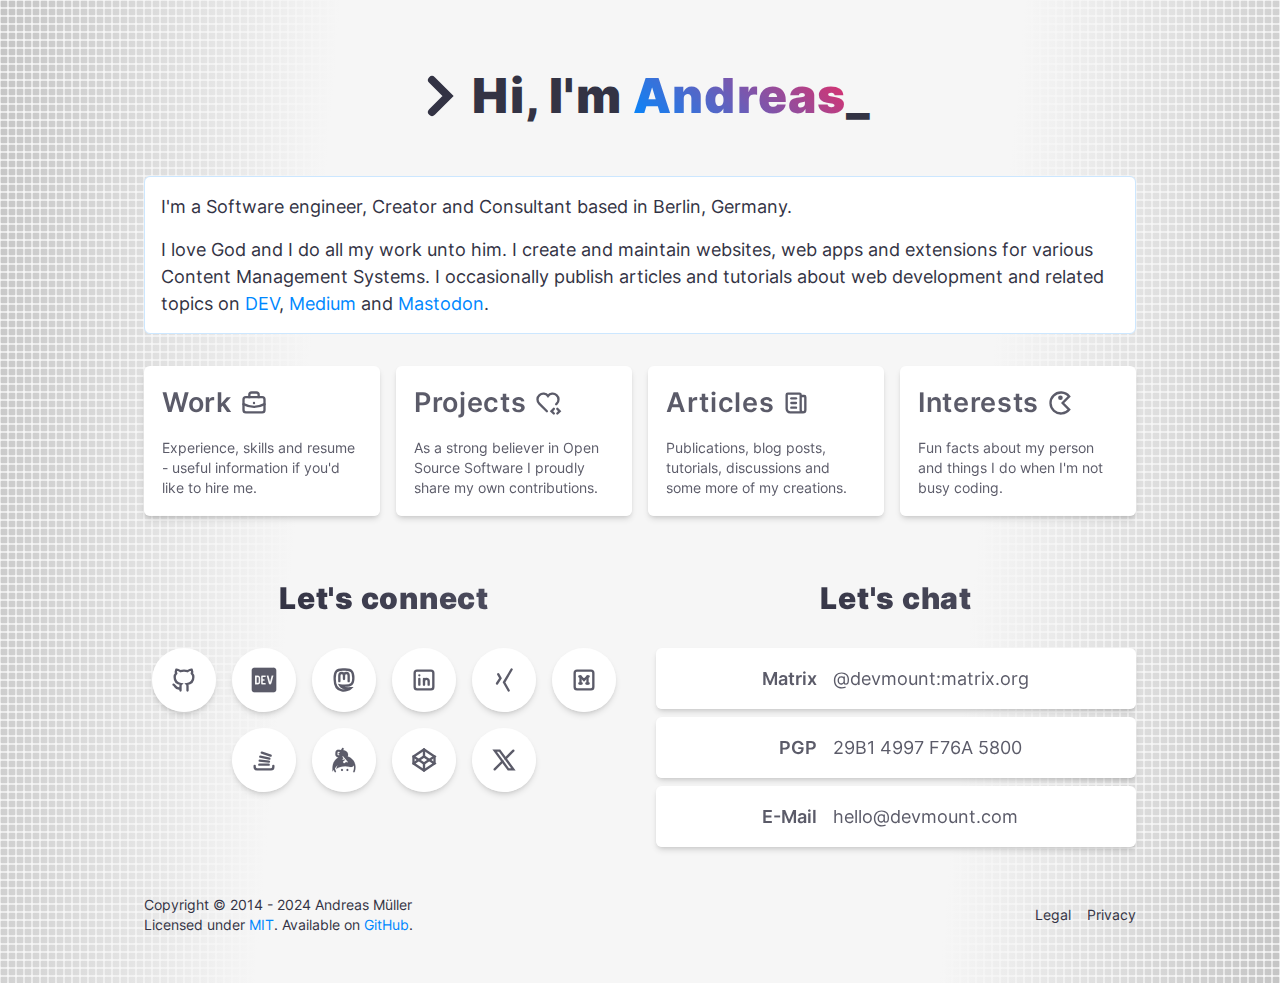
<file: index.html>
<!DOCTYPE html>
<html lang="en">
<head>
  <meta charset="UTF-8">
  <meta name="viewport" content="width=device-width, initial-scale=1.0">
  <link rel="icon" type="image/icon" href="./favicon.ico" />
  <link rel="stylesheet" href="./style.css" />
  <meta name="generator" content="Andreas Müller" />
  <title>Andreas Müller - Developer. Creator. Consultant.</title>
</head>
<body>

  <header>
  </header>

  <main class="flex flex-col gap-8">

    <!-- short introduction -->
    <section>
      <div class="flex justify-center items-center my-12">
        <svg
          xmlns="http://www.w3.org/2000/svg"
          viewBox="0 0 24 24"
          class="stroke-current linecap-round stroke-3 fill-none size-16 shrink-0"
        >
          <path d="M9 6l6 6l-6 6" />
        </svg>
        <h1 class="font-black text-5xl">
          Hi, I'm
          <span class="whitespace-nowrap"><span class="text-featured">Andreas</span><span class="animate-blink">_</span></span>
        </h1>
      </div>
      <div class="content-box p-4">
        <p class="mb-4">
          I'm a Software engineer, Creator and Consultant based in Berlin, Germany.
        </p>
        <p>
          I love God and I do all my work unto him.
          I create and maintain websites, web apps and extensions for various Content Management Systems.
          I occasionally publish articles and tutorials about web development and related topics
          on <a href="https://dev.to/devmount" rel="noopener noreferrer" target="_blank" title="devmount on dev.to">DEV</a>,
          <a href="https://medium.com/@devmount" rel="noopener noreferrer" target="_blank" title="devmount on Medium">Medium</a>
          and <a href="https://mstdn.io/@devmount" rel="noopener noreferrer" target="_blank" title="devmount on Mastodon">Mastodon</a>.
        </p>
      </div>
    </section>

    <!-- navigation for three main content sections -->
    <nav>
      <ul role="list" class="grid grid-cols-2 lg:grid-cols-4 gap-4 p-0 m-0">
        <li class="nav-box bg-accent-gradient shadow">
          <label class="p-4">
            <input type="radio" name="nav" class="hidden" />
            <h2 class="flex items-center font-semibold gap-2 mb-4">
              Work
              <svg
                xmlns="http://www.w3.org/2000/svg"
                viewBox="0 0 24 24"
                class="stroke-current linecap-round stroke-2 fill-none size-7 shrink-0"
              >
                <path d="M3 7m0 2a2 2 0 0 1 2 -2h14a2 2 0 0 1 2 2v9a2 2 0 0 1 -2 2h-14a2 2 0 0 1 -2 -2z" />
                <path d="M8 7v-2a2 2 0 0 1 2 -2h4a2 2 0 0 1 2 2v2" />
                <path d="M12 12l0 .01" />
                <path d="M3 13a20 20 0 0 0 18 0" />
              </svg>
            </h2>
            <p class="text-sm">
              Experience, skills and resume - useful information if you'd like to hire me.
            </p>
          </label>
        </li>
        <li class="nav-box bg-accent-gradient shadow">
          <label class="p-4">
            <input type="radio" name="nav" class="hidden" />
            <h2 class="flex items-center font-semibold gap-2 mb-4">
              Projects
              <svg
                xmlns="http://www.w3.org/2000/svg"
                viewBox="0 0 24 24"
                class="stroke-current linecap-round stroke-2 fill-none size-7 shrink-0"
              >
                <path d="M19.5 12.572l-.536 .53m-7.91 5.96l-6.554 -6.489a5 5 0 1 1 7.5 -6.567a5 5 0 1 1 7.5 6.572" />
                <path d="M20 21l2 -2l-2 -2" />
                <path d="M17 17l-2 2l2 2" />
              </svg>
            </h2>
            <p class="text-sm">
              As a strong believer in Open Source Software I proudly share my own contributions.
            </p>
          </label>
        </li>
        <li class="nav-box bg-accent-gradient shadow">
          <label class="p-4">
            <input type="radio" name="nav" class="hidden" />
            <h2 class="flex items-center font-semibold gap-2 mb-4">
              Articles
              <svg
                xmlns="http://www.w3.org/2000/svg"
                viewBox="0 0 24 24"
                class="stroke-current linecap-round stroke-2 fill-none size-7 shrink-0"
              >
                <path d="M16 6h3a1 1 0 0 1 1 1v11a2 2 0 0 1 -4 0v-13a1 1 0 0 0 -1 -1h-10a1 1 0 0 0 -1 1v12a3 3 0 0 0 3 3h11" />
                <path d="M8 8l4 0" />
                <path d="M8 12l4 0" />
                <path d="M8 16l4 0" />
              </svg>
            </h2>
            <p class="text-sm">
              Publications, blog posts, tutorials, discussions and some more of my creations.
            </p>
          </label>
        </li>
        <li class="nav-box bg-accent-gradient shadow">
          <label class="p-4">
            <input type="radio" name="nav" class="hidden" />
            <h2 class="flex items-center font-semibold gap-2 mb-4">
              Interests
              <svg
                xmlns="http://www.w3.org/2000/svg"
                viewBox="0 0 24 24"
                class="stroke-current linecap-round stroke-2 fill-none size-7 shrink-0"
              >
                <path d="M5.636 5.636a9 9 0 0 1 13.397 .747l-5.619 5.617l5.619 5.617a9 9 0 1 1 -13.397 -11.981z" />
                <circle cx="11.5" cy="7.5" r="1" fill="#000000" />
              </svg>
            </h2>
            <p class="text-sm">
              Fun facts about my person and things I do when I'm not busy coding. 
            </p>
          </label>
        </li>
      </ul>
    </nav>

    <!-- three main content sections, visible if activated via nav -->
    <section>

      <!-- work -->
      <div class="nav-content">
        <h3 class="font-black text-3xl text-center mb-8 text-emphasized">
          Work &amp; Professional Experience
        </h3>

        <!-- resume and cv -->
        <div class="content-box p-6 mb-4">
          <h4 class="mb-2 font-black">Resume</h4>
          <p class="mb-8">
            Senior Full-Stack Web-Developer with over 12 years of professional experience in software development.
            Specialized in web technologies. Experienced in software and database architecture, data analysis and natural language processing.
            Integrating into teams of any size and teaching the usage of software to non-experts.
          </p>
          <div class="flex flex-col gap-6">

            <div class="relative flex items-start gap-4 before:vertical-line before:bg-accent-gradient-vertical-reverse">
              <div class="flex rounded-full mt-1 p-4 border-2 border-solid border-accent1 z-1">
                <svg
                  role="img"
                  xmlns="http://www.w3.org/2000/svg"
                  viewBox="0 0 24 24"
                  class="stroke-accent1 linecap-round stroke-1.75 fill-none size-7 shrink-0"
                >
                  <path d="M3 7m0 2a2 2 0 0 1 2 -2h14a2 2 0 0 1 2 2v9a2 2 0 0 1 -2 2h-14a2 2 0 0 1 -2 -2z" />
                  <path d="M8 7v-2a2 2 0 0 1 2 -2h4a2 2 0 0 1 2 2v2" />
                  <path d="M12 12l0 .01" />
                  <path d="M3 13a20 20 0 0 0 18 0" />
                </svg>
              </div>
              <div>
                2014/2018&mdash;Now Freelancing as devmount
                <h5 class="font-black">Senior Software Engineer and Consultant</h5>
                During my studies I started freelancing as web engineer and consultant.
                After graduating in 2018 I made that a full-time job and worked
                for more than 20 different entrepreneurs, companies and corporations to date.
              </div>
            </div>

            <div class="relative flex items-start gap-4 before:vertical-line before:bg-accent-gradient-vertical">
              <div class="flex rounded-full mt-1 p-4 border-2 border-solid border-accent2 z-1">
                <svg
                  role="img"
                  xmlns="http://www.w3.org/2000/svg"
                  viewBox="0 0 24 24"
                  class="stroke-accent2 linecap-round stroke-1.75 fill-none size-7 shrink-0"
                >
                  <path stroke="none" d="M0 0h24v24H0z" fill="none"/>
                  <path d="M22 9l-10 -4l-10 4l10 4l10 -4v6" />
                  <path d="M6 10.6v5.4a6 3 0 0 0 12 0v-5.4" />
                </svg>
              </div>
              <div>
                2015&mdash;2018 Technische Universität Berlin
                <h5 class="font-black">Masters of Science, Computer Engineering</h5>
                Part-of-Speech Tagging with Neural Networks for a Conversational Agent.
                Two neural network approaches for automated part-of-speech tagging
                to improve the language skills of a chat bot.
              </div>
            </div>

            <div class="relative flex items-start gap-4 before:vertical-line before:bg-accent-gradient-vertical-reverse">
              <div class="flex rounded-full mt-1 p-4 border-2 border-solid border-accent1 z-1">
                <svg
                  role="img"
                  xmlns="http://www.w3.org/2000/svg"
                  viewBox="0 0 24 24"
                  class="stroke-accent1 linecap-round stroke-1.75 fill-none size-7 shrink-0"
                >
                  <path d="M3 7m0 2a2 2 0 0 1 2 -2h14a2 2 0 0 1 2 2v9a2 2 0 0 1 -2 2h-14a2 2 0 0 1 -2 -2z" />
                  <path d="M8 7v-2a2 2 0 0 1 2 -2h4a2 2 0 0 1 2 2v2" />
                  <path d="M12 12l0 .01" />
                  <path d="M3 13a20 20 0 0 0 18 0" />
                </svg>
              </div>
              <div>
                2012&mdash;2018 Employed at innoCampus
                <h5 class="font-black">System Administrator and Web Developer</h5>
                In a small team of developers I worked for the press department of the Technische Universität Berlin
                as system administrator, web developer and technical consultant next to my studies.
              </div>
            </div>

            <div class="relative flex items-start gap-4 before:vertical-line before:bg-accent-gradient-vertical">
              <div class="flex rounded-full mt-1 p-4 border-2 border-solid border-accent2 z-1">
                <svg
                  role="img"
                  xmlns="http://www.w3.org/2000/svg"
                  viewBox="0 0 24 24"
                  class="stroke-accent2 linecap-round stroke-1.75 fill-none size-7 shrink-0"
                >
                  <path stroke="none" d="M0 0h24v24H0z" fill="none"/>
                  <path d="M22 9l-10 -4l-10 4l10 4l10 -4v6" />
                  <path d="M6 10.6v5.4a6 3 0 0 0 12 0v-5.4" />
                </svg>
              </div>
              <div>
                2010&mdash;2015 Technische Universität Berlin
                <h5 class="font-black">Bachelor of Science, Computer Engineering</h5>
                Analysis of German word embeddings. Creation of natural language models using neural networks
                based on German text corpora, giving proof that semantic arithmetic is possible in German language.
              </div>
            </div>

            <div class="relative flex items-start gap-4 before:vertical-line before:bg-accent1-gradient-vertical before:h-1/2">
              <div class="flex rounded-full mt-1 p-4 border-2 border-solid border-accent1 z-1">
                <svg
                  role="img"
                  xmlns="http://www.w3.org/2000/svg"
                  viewBox="0 0 24 24"
                  class="stroke-accent1 linecap-round stroke-1.75 fill-none size-7 shrink-0"
                >
                  <path d="M3 7m0 2a2 2 0 0 1 2 -2h14a2 2 0 0 1 2 2v9a2 2 0 0 1 -2 2h-14a2 2 0 0 1 -2 -2z" />
                  <path d="M8 7v-2a2 2 0 0 1 2 -2h4a2 2 0 0 1 2 2v2" />
                  <path d="M12 12l0 .01" />
                  <path d="M3 13a20 20 0 0 0 18 0" />
                </svg>
              </div>
              <div>
                2009&mdash;2010 Employed at GJW Berlin Brandenburg
                <h5 class="font-black">Web Developer, Graphic Designer, Team leader</h5>
                Alternative Service. I worked for a baptist church in Berlin Prenzlauer Berg.
                I created and maintained multiple websites, created flyer and poster designs for events
                and founded and lead a soft rock band.
              </div>
            </div>
          </div>

        </div>

        <!-- jobs and professional projects -->
        <div class="content-box p-6 mb-4">
          <h4 class="mb-2 font-black">Working Experience</h4>
          <p class="mb-8">
            Here is a collection of my professional projects, along with the tech and tools I used.
            I strongly believe that there is no such thing like "the best tech-stack forever",
            so I usually adapt to the job and team requirements and constantly learn new things.
          </p>
          <div class="flex flex-col gap-6">

            <div class="relative flex items-start gap-4 before:vertical-line before:bg-accent1">
              <div class="flex rounded-full mt-1 p-4 border-2 border-solid border-accent1 z-1">
                <svg
                  role="img"
                  xmlns="http://www.w3.org/2000/svg"
                  viewBox="0 0 24 24"
                  class="stroke-accent1 linecap-round stroke-1.75 fill-none size-7 shrink-0"
                >
                  <path d="M3 4m0 3a3 3 0 0 1 3 -3h12a3 3 0 0 1 3 3v2a3 3 0 0 1 -3 3h-12a3 3 0 0 1 -3 -3z" />
                  <path d="M12 20h-6a3 3 0 0 1 -3 -3v-2a3 3 0 0 1 3 -3h10.5" />
                  <path d="M18 18m-2 0a2 2 0 1 0 4 0a2 2 0 1 0 -4 0" />
                  <path d="M18 14.5v1.5" />
                  <path d="M18 20v1.5" />
                  <path d="M21.032 16.25l-1.299 .75" />
                  <path d="M16.27 19l-1.3 .75" />
                  <path d="M14.97 16.25l1.3 .75" />
                  <path d="M19.733 19l1.3 .75" />
                  <path d="M7 8v.01" />
                  <path d="M7 16v.01" />
                </svg>
              </div>
              <div>
                2021 Apache, PHP, MySQL, Wordpress
                <h5 class="font-black">Server relocation for a healthcare association</h5>
                Moved a webserver with more than 10k impressions per day without downtime.
                Improved lighthouse performance score from 24% to 96%.
                Developed an authentication system for physicians.
              </div>
            </div>

            <div class="relative flex items-start gap-4 before:vertical-line before:bg-accent1">
              <div class="flex rounded-full mt-1 p-4 border-2 border-solid border-accent1 z-1">
                <svg
                  role="img"
                  xmlns="http://www.w3.org/2000/svg"
                  viewBox="0 0 24 24"
                  class="stroke-accent1 linecap-round stroke-1.75 fill-none size-7 shrink-0"
                >
                  <path d="M4 6c0 1.657 3.582 3 8 3s8 -1.343 8 -3s-3.582 -3 -8 -3s-8 1.343 -8 3" />
                  <path d="M4 6v6c0 1.657 3.582 3 8 3c1.118 0 2.183 -.086 3.15 -.241" />
                  <path d="M20 12v-6" />
                  <path d="M4 12v6c0 1.657 3.582 3 8 3c.157 0 .312 -.002 .466 -.005" />
                  <path d="M16 19h6" />
                  <path d="M19 16l3 3l-3 3" />
                </svg>
              </div>
              <div>
                2020 Apache, PHP, MySQL, Typo3, REST API
                <h5 class="font-black">Software development for municipal science event</h5>
                Maintained a custom Typo3 CMS extension.
                Built a REST API client for a centralized external database.
              </div>
            </div>

            <div class="relative flex items-start gap-4 before:vertical-line before:bg-accent1">
              <div class="flex rounded-full mt-1 p-4 border-2 border-solid border-accent1 z-1">
                <svg
                  role="img"
                  xmlns="http://www.w3.org/2000/svg"
                  viewBox="0 0 24 24"
                  class="stroke-accent1 linecap-round stroke-1.75 fill-none size-7 shrink-0"
                >
                  <path d="M5 21h14" />
                  <path d="M6 18h2" />
                  <path d="M7 18v3" />
                  <path d="M9 11l3 3l6 -6l-3 -3z" />
                  <path d="M10.5 12.5l-1.5 1.5" />
                  <path d="M17 3l3 3" />
                  <path d="M12 21a6 6 0 0 0 3.715 -10.712" />
                </svg>
              </div>
              <div>
                2020 Apache, PHP, MySQL, Typo3, REST API
                <h5 class="font-black">Disposition Software Testing for a railroad corporation</h5>
                Did technical process analysis, wrote 600+ bug reports and feature requests.
                Designed presentations and helped users as trainer.
                Created UI and technical end-to-end tests with 1,000+ test cases.
              </div>
            </div>

            <div class="relative flex items-start gap-4 before:vertical-line before:bg-accent1">
              <div class="flex rounded-full mt-1 p-4 border-2 border-solid border-accent1 z-1">
                <svg
                  role="img"
                  xmlns="http://www.w3.org/2000/svg"
                  viewBox="0 0 24 24"
                  class="stroke-accent1 linecap-round stroke-1.75 fill-none size-7 shrink-0"
                >
                  <path d="M11 19h-6a2 2 0 0 1 -2 -2v-10a2 2 0 0 1 2 -2h14a2 2 0 0 1 2 2v6" />
                  <path d="M3 7l9 6l9 -6" />
                  <path d="M20 21l2 -2l-2 -2" />
                  <path d="M17 17l-2 2l2 2" />
                </svg>
              </div>
              <div>
                2019 Apache, PHP, REST API
                <h5 class="font-black">University mail server connector to an external database</h5>
                Designed, built and tested a REST API for a university mail server to retrieve data from an external database.
                Facilitated coordination between different developer teams.
                Created unit and performance tests and reached 100% coverage.
              </div>
            </div>

            <div class="relative flex items-start gap-4 before:vertical-line before:bg-accent1">
              <div class="flex rounded-full mt-1 p-4 border-2 border-solid border-accent1 z-1">
                <svg
                  role="img"
                  xmlns="http://www.w3.org/2000/svg"
                  viewBox="0 0 24 24"
                  class="stroke-accent1 linecap-round stroke-1.75 fill-none size-7 shrink-0"
                >
                  <path d="M5 20a2 2 0 1 0 4 0a2 2 0 0 0 -4 0" />
                  <path d="M15 20a2 2 0 1 0 4 0a2 2 0 0 0 -4 0" />
                  <path d="M5 20h-2v-6l2 -5h9l4 5h1a2 2 0 0 1 2 2v4h-2m-4 0h-6m-6 -6h15m-6 0v-5" />
                  <path d="M3 6l9 -4l9 4" />
                </svg>
              </div>
              <div>
                2019 Apache, PHP, KirbyCMS, jQuery
                <h5 class="font-black">Car rental reservation system and fleet management</h5>
                Reduced cost by replacing a legacy system by a modern CMS to manage website content and car fleet reservations.
                Drastically increased privacy and security of user data by data reduction, utilization of encryption and GDPR compliant processes.
              </div>
            </div>

            <div class="relative flex items-start gap-4 before:vertical-line before:bg-accent1-gradient-vertical before:h-1/2">
              <div class="flex rounded-full mt-1 p-4 border-2 border-solid border-accent1 z-1">
                <svg
                  role="img"
                  xmlns="http://www.w3.org/2000/svg"
                  viewBox="0 0 24 24"
                  class="stroke-accent1 linecap-round stroke-1.75 fill-none size-7 shrink-0"
                >
                  <path d="M6 9a6 6 0 1 0 12 0a6 6 0 0 0 -12 0" />
                  <path d="M12 3c1.333 .333 2 2.333 2 6s-.667 5.667 -2 6" />
                  <path d="M12 3c-1.333 .333 -2 2.333 -2 6s.667 5.667 2 6" />
                  <path d="M6 9h12" />
                  <path d="M3 20h7" />
                  <path d="M14 20h7" />
                  <path d="M10 20a2 2 0 1 0 4 0a2 2 0 0 0 -4 0" />
                  <path d="M12 15v3" />
                </svg>
              </div>
              <div>
                2019 Windows Server, Windows 10 clients
                <h5 class="font-black">Network administration for a heating and plumbing company</h5>
                I updated, maintained and documented an existing network of Windows clients and servers.
                Improved company efficiency by replacing old hardware.
                Supported employees in software usage by individual training.
              </div>
            </div>

          </div>
        </div>
      </div>

      <!-- FOSS projects -->
      <div class="nav-content">
        <h3 class="font-black text-3xl text-center mb-8 text-emphasized">
          Open Source Maintenance
        </h3>

        <!-- repositories -->
        <div class="content-box p-6 mb-4">
          <h4 class="mb-2 font-black">Repositories</h4>
          <p class="mb-8">
            My first ever contribution to an Open Source project (a CMS I loved) was over 10 years ago on GitHub.
            Since then I pushed 8943 commits, opened 331 issues, submitted 379 and reviewed 422 pull requests.
            I received 845 stars across 26 personal projects and contributed to 4 public repositories.
          </p>

          <div class="flex flex-col gap-4">

            <div class="click-box bg-accent-gradient shadow">
              <a
                class="flex items-center gap-4 w-full !no-underline p-4"
                href="https://github.com/devmount/third-stats"
                target="_blank"
              >
                <div class="flex rounded-full mt-1 p-4 border-2 border-solid border-gray2 z-1">
                  <svg
                    role="img"
                    xmlns="http://www.w3.org/2000/svg"
                    viewBox="0 0 24 24"
                    class="stroke-gray2 linecap-round stroke-1.75 fill-none size-7 shrink-0"
                  >
                    <path d="M9 19c-4.3 1.4 -4.3 -2.5 -6 -3m12 5v-3.5c0 -1 .1 -1.4 -.5 -2c2.8 -.3 5.5 -1.4 5.5 -6a4.6 4.6 0 0 0 -1.3 -3.2a4.2 4.2 0 0 0 -.1 -3.2s-1.1 -.3 -3.5 1.3a12.3 12.3 0 0 0 -6.2 0c-2.4 -1.6 -3.5 -1.3 -3.5 -1.3a4.2 4.2 0 0 0 -.1 3.2a4.6 4.6 0 0 0 -1.3 3.2c0 4.6 2.7 5.7 5.5 6c-.6 .6 -.6 1.2 -.5 2v3.5" />
                  </svg>
                </div>
                <div>
                  188 stars, 4899 active users, 32 contributors
                  <h5 class="font-black">ThirdStats</h5>
                  <div class="text-sm">
                    Thunderbird add-on turning your emails into beautifully visualized email account stats.
                    Built with Vue.js and Chart.js
                  </div>
                </div>
              </a>
            </div>

            <div class="click-box bg-accent-gradient shadow">
              <a
                class="flex items-center gap-4 w-full !no-underline p-4"
                href="https://github.com/devmount/SongDrive"
                target="_blank"
              >
                <div class="flex rounded-full mt-1 p-4 border-2 border-solid border-gray2 z-1">
                  <svg
                    role="img"
                    xmlns="http://www.w3.org/2000/svg"
                    viewBox="0 0 24 24"
                    class="stroke-gray2 linecap-round stroke-1.75 fill-none size-7 shrink-0"
                  >
                    <path d="M9 19c-4.3 1.4 -4.3 -2.5 -6 -3m12 5v-3.5c0 -1 .1 -1.4 -.5 -2c2.8 -.3 5.5 -1.4 5.5 -6a4.6 4.6 0 0 0 -1.3 -3.2a4.2 4.2 0 0 0 -.1 -3.2s-1.1 -.3 -3.5 1.3a12.3 12.3 0 0 0 -6.2 0c-2.4 -1.6 -3.5 -1.3 -3.5 -1.3a4.2 4.2 0 0 0 -.1 3.2a4.6 4.6 0 0 0 -1.3 3.2c0 4.6 2.7 5.7 5.5 6c-.6 .6 -.6 1.2 -.5 2v3.5" />
                  </svg>
                </div>
                <div>
                  35 stars, 1787 commits
                  <h5 class="font-black">SongDrive</h5>
                  <div class="text-sm">
                    A song management tool to store, synchronize and present songs and setlists.
                    Built with Vue.js, Tailwind.css and Firebase. 
                  </div>
                </div>
              </a>
            </div>

            <div class="click-box bg-accent-gradient shadow">
              <a
                class="flex items-center gap-4 w-full !no-underline p-4"
                href="https://github.com/devmount/GermanWordEmbeddings"
                target="_blank"
              >
                <div class="flex rounded-full mt-1 p-4 border-2 border-solid border-gray2 z-1">
                  <svg
                    role="img"
                    xmlns="http://www.w3.org/2000/svg"
                    viewBox="0 0 24 24"
                    class="stroke-gray2 linecap-round stroke-1.75 fill-none size-7 shrink-0"
                  >
                    <path d="M9 19c-4.3 1.4 -4.3 -2.5 -6 -3m12 5v-3.5c0 -1 .1 -1.4 -.5 -2c2.8 -.3 5.5 -1.4 5.5 -6a4.6 4.6 0 0 0 -1.3 -3.2a4.2 4.2 0 0 0 -.1 -3.2s-1.1 -.3 -3.5 1.3a12.3 12.3 0 0 0 -6.2 0c-2.4 -1.6 -3.5 -1.3 -3.5 -1.3a4.2 4.2 0 0 0 -.1 3.2a4.6 4.6 0 0 0 -1.3 3.2c0 4.6 2.7 5.7 5.5 6c-.6 .6 -.6 1.2 -.5 2v3.5" />
                  </svg>
                </div>
                <div>
                  230 stars, 1k+ downloads/year
                  <h5 class="font-black">GermanWordEmbeddings</h5>
                  <div class="text-sm">
                    Toolkit to obtain and preprocess German text corpora, train models and evaluate them with generated testsets.
                    Built with Gensim and Tensorflow.
                  </div>
                </div>
              </a>
            </div>

            <p class="mt-4">
              Find all my public <a href="https://github.com/devmount" target="_blank">repositories on GitHub</a>.
            </p>
            
          </div>
        </div>

        <!-- wep apps -->
        <div class="content-box p-6 mb-4">
          <h4 class="mb-2 font-black">Web Apps</h4>
          <p class="mb-8">
            Some of my projects I host myself for you to checkout.
            You want to generate math tasks for the next test of your primary school class?
            You want to quit a bad habit? You just want to check the current daily bible verse?
            I got you covered.
          </p>

          <div class="flex flex-col gap-4">

            <div class="click-box bg-accent-gradient shadow">
              <a
                class="flex items-center gap-4 w-full !no-underline p-4"
                href="https://youcanqu.it"
                target="_blank"
              >
                <div class="flex rounded-full mt-1 p-4 border-2 border-solid border-gray2 z-1">
                  <svg
                    role="img"
                    xmlns="http://www.w3.org/2000/svg"
                    viewBox="0 0 24 24"
                    class="stroke-gray2 linecap-round stroke-1.75 fill-none size-7 shrink-0"
                  >
                    <path d="M12 6h-6a2 2 0 0 0 -2 2v10a2 2 0 0 0 2 2h10a2 2 0 0 0 2 -2v-6" />
                    <path d="M11 13l9 -9" />
                    <path d="M15 4h5v5" />
                  </svg>
                </div>
                <div>
                  <h5 class="flex flex-wrap gap-x-6">
                    <span class="font-black">You Can Quit!</span>
                    <span class="font-medium">//youcanqu.it</span>
                  </h5>
                  <div class="text-sm">
                    This is a little tool that aims to help you not doing something anymore on a daily basis.
                    If you have the goal of quitting a bad habit or quality, you can use this app to track your progress.
                  </div>
                </div>
              </a>
            </div>

            <div class="click-box bg-accent-gradient shadow">
              <a
                class="flex items-center gap-4 w-full !no-underline p-4"
                href="https://tasks.devmount.de"
                target="_blank"
              >
                <div class="flex rounded-full mt-1 p-4 border-2 border-solid border-gray2 z-1">
                  <svg
                    role="img"
                    xmlns="http://www.w3.org/2000/svg"
                    viewBox="0 0 24 24"
                    class="stroke-gray2 linecap-round stroke-1.75 fill-none size-7 shrink-0"
                  >
                    <path d="M12 6h-6a2 2 0 0 0 -2 2v10a2 2 0 0 0 2 2h10a2 2 0 0 0 2 -2v-6" />
                    <path d="M11 13l9 -9" />
                    <path d="M15 4h5v5" />
                  </svg>
                </div>
                <div>
                  <h5 class="flex flex-wrap gap-x-6">
                    <span class="font-black">Task Generator</span>
                    <span class="font-medium">//tasks.devmount.de</span>
                  </h5>
                  <div class="text-sm">
                    A web app to generate simple multiplication and division tasks.
                    German only for now.
                  </div>
                </div>
              </a>
            </div>

            <div class="click-box bg-accent-gradient shadow">
              <a
                class="flex items-center gap-4 w-full !no-underline p-4"
                href="https://grades.devmount.de"
                target="_blank"
              >
                <div class="flex rounded-full mt-1 p-4 border-2 border-solid border-gray2 z-1">
                  <svg
                    role="img"
                    xmlns="http://www.w3.org/2000/svg"
                    viewBox="0 0 24 24"
                    class="stroke-gray2 linecap-round stroke-1.75 fill-none size-7 shrink-0"
                  >
                    <path d="M12 6h-6a2 2 0 0 0 -2 2v10a2 2 0 0 0 2 2h10a2 2 0 0 0 2 -2v-6" />
                    <path d="M11 13l9 -9" />
                    <path d="M15 4h5v5" />
                  </svg>
                </div>
                <div>
                  <h5 class="flex flex-wrap gap-x-6">
                    <span class="font-black">Grades Calculator</span>
                    <span class="font-medium">//grades.devmount.de</span>
                  </h5>
                  <div class="text-sm">
                    A web app to calculate an achieved grade based on reached points and grade scales.
                    German only for now.
                  </div>
                </div>
              </a>
            </div>

            <div class="click-box bg-accent-gradient shadow">
              <a
                class="flex items-center gap-4 w-full !no-underline p-4"
                href="https://losung.devmount.de"
                target="_blank"
              >
                <div class="flex rounded-full mt-1 p-4 border-2 border-solid border-gray2 z-1">
                  <svg
                    role="img"
                    xmlns="http://www.w3.org/2000/svg"
                    viewBox="0 0 24 24"
                    class="stroke-gray2 linecap-round stroke-1.75 fill-none size-7 shrink-0"
                  >
                    <path d="M12 6h-6a2 2 0 0 0 -2 2v10a2 2 0 0 0 2 2h10a2 2 0 0 0 2 -2v-6" />
                    <path d="M11 13l9 -9" />
                    <path d="M15 4h5v5" />
                  </svg>
                </div>
                <div>
                  <h5 class="flex flex-wrap gap-x-6">
                    <span class="font-black">Die Losungen</span>
                    <span class="font-medium">//losung.devmount.de</span>
                  </h5>
                  <div class="text-sm">
                    A web app to display the Herrnhuter Losung for today, including a simple day navigation.
                    German only for now.
                  </div>
                </div>
              </a>
            </div>

          </div>
        </div>

        <p class="my-8">
          These projects are completely free to use.
          If you enjoy any of them and don't have the time to contribute, please consider
          <a href="https://paypal.me/devmount">donating via Paypal</a> or
          <a href="https://github.com/sponsors/devmount">sponsoring me</a> to support further development.
        </p>

      </div>

      <!-- Articles and publications -->
      <div class="nav-content">
        <h3 class="font-black text-3xl text-center mb-8 text-emphasized">
          Posts and Publications
        </h3>

        <!-- technical articles -->
        <div class="content-box p-6 mb-4">
          <h4 class="mb-2 font-black">Technical Articles</h4>
          <p class="mb-8">
            I started writing technical posts on <a href="https://medium.com/@devmount" target="_blank">Medium</a>,
            but later switched to <a href="https://dev.to/devmount" rel="noopener noreferrer" target="_blank">DEV</a>
            because I found it to be a welcoming and encouraging community from devs for devs.
            Plus the whole platform is <a href="https://github.com/thepracticaldev/dev.to" rel="noopener noreferrer" target="_blank">open source</a>.
            Here are some of my more popular posts.
          </p>

          <div class="flex flex-col gap-4">

            <div class="click-box bg-accent-gradient shadow">
              <a
                class="flex items-center gap-4 w-full !no-underline p-4"
                href="https://dev.to/devmount/23-lesser-known-vs-code-shortcuts-as-gif-80"
                target="_blank"
              >
                <div class="flex rounded-full mt-1 p-4 border-2 border-solid border-gray2 z-1">
                  <svg
                    role="img"
                    xmlns="http://www.w3.org/2000/svg"
                    viewBox="0 0 24 24"
                    class="stroke-gray2 linecap-round stroke-1.75 fill-none size-7 shrink-0"
                  >
                    <path d="M16 3v18l4 -2.5v-13z" />
                    <path d="M9.165 13.903l-4.165 3.597l-2 -1l4.333 -4.5m1.735 -1.802l6.932 -7.198v5l-4.795 4.141" />
                    <path d="M16 16.5l-11 -10l-2 1l13 13.5" />
                  </svg>
                </div>
                <div>
                  1572 likes, 74 comments, 30k views
                  <h5 class="font-black">23 lesser known VS Code Shortcuts as GIF</h5>
                  <div class="text-sm">Published: Jan 7, 2020</div>
                </div>
              </a>
            </div>

            <div class="click-box bg-accent-gradient shadow">
              <a
                class="flex items-center gap-4 w-full !no-underline p-4"
                href="https://dev.to/devmount/8-games-to-learn-css-the-fun-way-4e0f"
                target="_blank"
              >
                <div class="flex rounded-full mt-1 p-4 border-2 border-solid border-gray2 z-1">
                  <svg
                    role="img"
                    xmlns="http://www.w3.org/2000/svg"
                    viewBox="0 0 24 24"
                    class="stroke-gray2 linecap-round stroke-1.75 fill-none size-7 shrink-0"
                  >
                    <path d="M12 5h3.5a5 5 0 0 1 0 10h-5.5l-4.015 4.227a2.3 2.3 0 0 1 -3.923 -2.035l1.634 -8.173a5 5 0 0 1 4.904 -4.019h3.4z" />
                    <path d="M14 15l4.07 4.284a2.3 2.3 0 0 0 3.925 -2.023l-1.6 -8.232" />
                    <path d="M8 9v2" />
                    <path d="M7 10h2" />
                    <path d="M14 10h2" />
                  </svg>
                </div>
                <div>
                  1440 likes, 89 comments, 217k views
                  <h5 class="font-black">8 Games to learn CSS the fun way</h5>
                  <div class="text-sm">Published: Oct 24, 2019</div>
                </div>
              </a>
            </div>

            <div class="click-box bg-accent-gradient shadow">
              <a
                class="flex items-center gap-4 w-full !no-underline p-4"
                href="https://dev.to/devmount/learn-css-animation-by-creating-pure-css-loaders-3lm6"
                target="_blank"
              >
                <div class="flex rounded-full mt-1 p-4 border-2 border-solid border-gray2 z-1">
                  <svg
                    role="img"
                    xmlns="http://www.w3.org/2000/svg"
                    viewBox="0 0 24 24"
                    class="stroke-gray2 linecap-round stroke-1.75 fill-none size-7 shrink-0"
                  >
                    <path d="M12 12m-1 0a1 1 0 1 0 2 0a1 1 0 1 0 -2 0" />
                    <path d="M16.924 11.132a5 5 0 1 0 -4.056 5.792" />
                    <path d="M3 12a9 9 0 1 0 9 -9" />
                  </svg>
                </div>
                <div>
                  910 likes, 34 comments, 9k views
                  <h5 class="font-black">Learn CSS animation by creating pure CSS loaders</h5>
                  <div class="text-sm">Published: Nov 26, 2019</div>
                </div>
              </a>
            </div>

            <div class="click-box bg-accent-gradient shadow">
              <a
                class="flex items-center gap-4 w-full !no-underline p-4"
                href="https://dev.to/devmount/9-evil-bash-commands-explained-4k5e"
                target="_blank"
              >
                <div class="flex rounded-full mt-1 p-4 border-2 border-solid border-gray2 z-1">
                  <svg
                    role="img"
                    xmlns="http://www.w3.org/2000/svg"
                    viewBox="0 0 24 24"
                    class="stroke-gray2 linecap-round stroke-1.75 fill-none size-7 shrink-0"
                  >
                    <path d="M8 9l3 3l-3 3" />
                    <path d="M13 15l3 0" />
                    <path d="M3 4m0 2a2 2 0 0 1 2 -2h14a2 2 0 0 1 2 2v12a2 2 0 0 1 -2 2h-14a2 2 0 0 1 -2 -2z" />
                  </svg>
                </div>
                <div>
                  852 likes, 69 comments, 97k views
                  <h5 class="font-black">9 Evil Bash Commands Explained</h5>
                  <div class="text-sm">Published: 10. Dez. 2019</div>
                </div>
              </a>
            </div>

            <div class="click-box bg-accent-gradient shadow">
              <a
                class="flex items-center gap-4 w-full !no-underline p-4"
                href="https://dev.to/devmount/javascript-array-methods-explained-with-emojis-2amn"
                target="_blank"
              >
                <div class="flex rounded-full mt-1 p-4 border-2 border-solid border-gray2 z-1">
                  <svg
                    role="img"
                    xmlns="http://www.w3.org/2000/svg"
                    viewBox="0 0 24 24"
                    class="stroke-gray2 linecap-round stroke-1.75 fill-none size-7 shrink-0"
                  >
                    <path d="M11 17a2.5 2.5 0 0 0 2 0" />
                    <path d="M12 3c-4.664 0 -7.396 2.331 -7.862 5.595a11.816 11.816 0 0 0 2 8.592a10.777 10.777 0 0 0 3.199 3.064c1.666 1 3.664 1 5.33 0a10.777 10.777 0 0 0 3.199 -3.064a11.89 11.89 0 0 0 2 -8.592c-.466 -3.265 -3.198 -5.595 -7.862 -5.595z" />
                    <path d="M8 11l2 2" />
                    <path d="M16 11l-2 2" />
                  </svg>
                </div>
                <div>
                  309 likes, 18 comments, 8k views
                  <h5 class="font-black">JavaScript Array Methods Explained with Emojis</h5>
                  <div class="text-sm">Published: 25. Feb. 2021</div>
                </div>
              </a>
            </div>

            <div class="click-box bg-accent-gradient shadow">
              <a
                class="flex items-center gap-4 w-full !no-underline p-4"
                href="https://medium.com/p/334bd35541e"
                target="_blank"
              >
                <div class="flex rounded-full mt-1 p-4 border-2 border-solid border-gray2 z-1">
                  <svg
                    role="img"
                    xmlns="http://www.w3.org/2000/svg"
                    viewBox="0 0 24 24"
                    class="stroke-gray2 linecap-round stroke-1.75 fill-none size-7 shrink-0"
                  >
                    <path d="M6 18m-2 0a2 2 0 1 0 4 0a2 2 0 1 0 -4 0" />
                    <path d="M6 6m-2 0a2 2 0 1 0 4 0a2 2 0 1 0 -4 0" />
                    <path d="M18 18m-2 0a2 2 0 1 0 4 0a2 2 0 1 0 -4 0" />
                    <path d="M6 8l0 8" />
                    <path d="M11 6h5a2 2 0 0 1 2 2v8" />
                    <path d="M14 9l-3 -3l3 -3" />
                  </svg>
                </div>
                <div>
                  223 likes, 2 comments, 28k views
                  <h5 class="font-black">How to correct Git Commit Messages</h5>
                  <div class="text-sm">Published: 10. Oct 2019</div>
                </div>
              </a>
            </div>
          </div>
        </div>

        <!-- Thesises -->
        <div class="content-box p-6 mb-4">
          <h4 class="mb-2 font-black">Thesises</h4>
          <p class="mb-8">
            In both my Bachelor and Master thesis I trained neural network models for natural language processing,
            showing their semantic capabilities for the German language years before AI and *-GPT LLMs became popular.
          </p>

          <div class="flex flex-col gap-4">

            <div class="click-box bg-accent-gradient shadow">
              <a
                class="flex items-center gap-4 w-full !no-underline p-4"
                href="https://devmount.github.io/GermanWordEmbeddings/"
                target="_blank"
              >
                <div class="flex rounded-full mt-1 p-4 border-2 border-solid border-gray2 z-1">
                  <svg
                    role="img"
                    xmlns="http://www.w3.org/2000/svg"
                    viewBox="0 0 24 24"
                    class="stroke-gray2 linecap-round stroke-1.75 fill-none size-7 shrink-0"
                  >
                    <path d="M7 4h-4v16h4" />
                    <path d="M17 4h4v16h-4" />
                    <path d="M8 16h.01" />
                    <path d="M12 16h.01" />
                    <path d="M16 16h.01" />
                  </svg>
                </div>
                <div>
                  Bachelor Thesis
                  <h5 class="font-black">Analyse von Wort-Vektoren deutscher Textkorpora</h5>
                  <div class="text-sm">
                    I trained German word embeddings with gensim's word2vec library and evaluated them with generated test sets.
                    You can find the whole project and download links for scripts, the model and evaluation files on GitHub (MIT-licensed).
                  </div>
                </div>
              </a>
            </div>

            <div class="click-box bg-accent-gradient shadow">
              <a
                class="flex items-center gap-4 w-full !no-underline p-4"
                href="https://github.com/devmount/neural-network-pos-tagger"
                target="_blank"
              >
                <div class="flex rounded-full mt-1 p-4 border-2 border-solid border-gray2 z-1">
                  <svg
                    role="img"
                    xmlns="http://www.w3.org/2000/svg"
                    viewBox="0 0 24 24"
                    class="stroke-gray2 linecap-round stroke-1.75 fill-none size-7 shrink-0"
                  >
                    <path d="M18 4a3 3 0 0 1 3 3v8a3 3 0 0 1 -3 3h-5l-5 3v-3h-2a3 3 0 0 1 -3 -3v-8a3 3 0 0 1 3 -3h12z" />
                    <path d="M9.5 9h.01" />
                    <path d="M14.5 9h.01" />
                    <path d="M9.5 13a3.5 3.5 0 0 0 5 0" />
                  </svg>
                </div>
                <div>
                  Master Thesis
                  <h5 class="font-black">Part-of-Speech Tagging with Neural Networks for a Conversational Agent</h5>
                  <div class="text-sm">
                    I proposed a new training corpus for a chatbot that significantly improved the HMM utilized before
                    and proofed that a neural network based part-of-speech tagger is able to outperform the HMM tagger on known data.
                  </div>
                </div>
              </a>
            </div>

          </div>

        </div>

      </div>

    </section>

    <!-- socials and contact -->
    <section class="grid grid-cols-1 lg:grid-cols-2 gap-8">
      <div>
        <h3 class="font-black text-3xl text-center mb-8 text-emphasized">
          Let's connect
        </h3>
        <ul role="list" class="flex flex-wrap justify-center gap-4 p-0">
          <li class="click-box !rounded-full bg-accent-gradient shadow">
            <a
              class="flex gap-2 text-sm !rounded-full p-4"
              href="https://github.com/devmount"
              target="_blank"
              rel="noopener me"
              title="devmount on GitHub"
            >
              <svg
                role="img"
                xmlns="http://www.w3.org/2000/svg"
                viewBox="0 0 24 24"
                class="stroke-current linecap-round stroke-2 fill-none size-7 shrink-0"
              >
                <path d="M9 19c-4.3 1.4 -4.3 -2.5 -6 -3m12 5v-3.5c0 -1 .1 -1.4 -.5 -2c2.8 -.3 5.5 -1.4 5.5 -6a4.6 4.6 0 0 0 -1.3 -3.2a4.2 4.2 0 0 0 -.1 -3.2s-1.1 -.3 -3.5 1.3a12.3 12.3 0 0 0 -6.2 0c-2.4 -1.6 -3.5 -1.3 -3.5 -1.3a4.2 4.2 0 0 0 -.1 3.2a4.6 4.6 0 0 0 -1.3 3.2c0 4.6 2.7 5.7 5.5 6c-.6 .6 -.6 1.2 -.5 2v3.5" />
              </svg>
            </a>
          </li>
          <li class="click-box !rounded-full bg-accent-gradient shadow">
            <a
              class="flex gap-2 text-sm !rounded-full p-4"
              href="https://dev.to/devmount"
              target="_blank"
              rel="noopener me"
              title="devmount on dev.to"
            >
              <svg
                role="img"
                xmlns="http://www.w3.org/2000/svg"
                viewBox="0 0 448 512"
                class="stroke-current linecap-round stroke-2 fill-current size-7 shrink-0"
              >
                <path d="M120.12 208.29c-3.88-2.9-7.77-4.35-11.65-4.35H91.03v104.47h17.45c3.88 0 7.77-1.45 11.65-4.35 3.88-2.9 5.82-7.25 5.82-13.06v-69.65c-.01-5.8-1.96-10.16-5.83-13.06zM404.1 32H43.9C19.7 32 .06 51.59 0 75.8v360.4C.06 460.41 19.7 480 43.9 480h360.2c24.21 0 43.84-19.59 43.9-43.8V75.8c-.06-24.21-19.7-43.8-43.9-43.8zM154.2 291.19c0 18.81-11.61 47.31-48.36 47.25h-46.4V172.98h47.38c35.44 0 47.36 28.46 47.37 47.28l.01 70.93zm100.68-88.66H201.6v38.42h32.57v29.57H201.6v38.41h53.29v29.57h-62.18c-11.16.29-20.44-8.53-20.72-19.69V193.7c-.27-11.15 8.56-20.41 19.71-20.69h63.19l-.01 29.52zm103.64 115.29c-13.2 30.75-36.85 24.63-47.44 0l-38.53-144.8h32.57l29.71 113.72 29.57-113.72h32.58l-38.46 144.8z"></path>
              </svg>
            </a>
          </li>
          <li class="click-box !rounded-full bg-accent-gradient shadow">
            <a
              class="flex gap-2 text-sm !rounded-full p-4"
              href="https://mstdn.io/@devmount"
              target="_blank"
              rel="noopener me"
              title="devmount on Mastodon"
            >
            <svg
              role="img"
              xmlns="http://www.w3.org/2000/svg"
              viewBox="0 0 24 24"
              class="stroke-current linecap-round stroke-2 fill-none size-7 shrink-0"
            >
              <path d="M18.648 15.254c-1.816 1.763 -6.648 1.626 -6.648 1.626a18.262 18.262 0 0 1 -3.288 -.256c1.127 1.985 4.12 2.81 8.982 2.475c-1.945 2.013 -13.598 5.257 -13.668 -7.636l-.026 -1.154c0 -3.036 .023 -4.115 1.352 -5.633c1.671 -1.91 6.648 -1.666 6.648 -1.666s4.977 -.243 6.648 1.667c1.329 1.518 1.352 2.597 1.352 5.633s-.456 4.074 -1.352 4.944z" />
              <path d="M12 11.204v-2.926c0 -1.258 -.895 -2.278 -2 -2.278s-2 1.02 -2 2.278v4.722m4 -4.722c0 -1.258 .895 -2.278 2 -2.278s2 1.02 2 2.278v4.722" />
            </svg>
            </a>
          </li>
          <li class="click-box !rounded-full bg-accent-gradient shadow">
            <a
              class="flex gap-2 text-sm !rounded-full p-4"
              href="https://www.linkedin.com/in/devmount"
              target="_blank"
              rel="noopener me"
              title="devmount on LinkedIn"
            >
              <svg
                role="img"
                xmlns="http://www.w3.org/2000/svg"
                viewBox="0 0 24 24"
                class="stroke-current linecap-round stroke-2 fill-none size-7 shrink-0"
              >
                <path d="M4 4m0 2a2 2 0 0 1 2 -2h12a2 2 0 0 1 2 2v12a2 2 0 0 1 -2 2h-12a2 2 0 0 1 -2 -2z" />
                <path d="M8 11l0 5" />
                <path d="M8 8l0 .01" />
                <path d="M12 16l0 -5" />
                <path d="M16 16v-3a2 2 0 0 0 -4 0" />
              </svg>
            </a>
          </li>
          <li class="click-box !rounded-full bg-accent-gradient shadow">
            <a
              class="flex gap-2 text-sm !rounded-full p-4"
              href="https://www.xing.com/profile/Andreas_Mueller2007"
              target="_blank"
              rel="noopener me"
              title="devmount on Xing"
            >
              <svg
                role="img"
                xmlns="http://www.w3.org/2000/svg"
                viewBox="0 0 24 24"
                class="stroke-current linecap-round stroke-2 fill-none size-7 shrink-0"
              >
                <path d="M16 21l-4 -7l6.5 -11" />
                <path d="M7 7l2 3.5l-3 4.5" />
              </svg>
            </a>
          </li>
          <li class="click-box !rounded-full bg-accent-gradient shadow">
            <a
              class="flex gap-2 text-sm !rounded-full p-4"
              href="https://medium.com/@devmount"
              target="_blank"
              rel="noopener me"
              title="devmount on Medium"
            >
              <svg
                role="img"
                xmlns="http://www.w3.org/2000/svg"
                viewBox="0 0 24 24"
                class="stroke-current linecap-round stroke-2 fill-none size-7 shrink-0"
              >
                <path d="M4 4m0 2a2 2 0 0 1 2 -2h12a2 2 0 0 1 2 2v12a2 2 0 0 1 -2 2h-12a2 2 0 0 1 -2 -2z" />
                <path d="M8 9h1l3 3l3 -3h1" />
                <path d="M8 15l2 0" />
                <path d="M14 15l2 0" />
                <path d="M9 9l0 6" />
                <path d="M15 9l0 6" />
              </svg>
            </a>
          </li>
          <li class="click-box !rounded-full bg-accent-gradient shadow">
            <a
              class="flex gap-2 text-sm !rounded-full p-4"
              href="https://stackoverflow.com/story/devmount"
              target="_blank"
              rel="noopener me"
              title="devmount on StackOverflow"
            >
              <svg
                role="img"
                xmlns="http://www.w3.org/2000/svg"
                viewBox="0 0 24 24"
                class="stroke-current linecap-round stroke-2 fill-none size-7 shrink-0"
              >
               <path stroke="none" d="M0 0h24v24H0z" fill="none" />
                <path d="M4 17v1a2 2 0 0 0 2 2h12a2 2 0 0 0 2 -2v-1" />
                <path d="M8 16h8" />
                <path d="M8.322 12.582l7.956 .836" />
                <path d="M8.787 9.168l7.826 1.664" />
                <path d="M10.096 5.764l7.608 2.472" />
              </svg>
            </a>
          </li>
          <li class="click-box !rounded-full bg-accent-gradient shadow">
            <a
              class="flex gap-2 text-sm !rounded-full p-4"
              href="https://keybase.io/devmount"
              target="_blank"
              rel="noopener me"
              title="devmount on Keybase"
            >
              <svg
                role="img"
                xmlns="http://www.w3.org/2000/svg"
                viewBox="0 0 512 512"
                class="stroke-current linecap-round stroke-2 fill-current size-7 shrink-0"
              >
                <path d="M318.4,419.7c-10,0-18.1,8.1-18.1,18.1s8.1,18.1,18.1,18.1s18.1-8.1,18.1-18.1S328.4,419.7,318.4,419.7z M430.9,271.5 c-9.5-14.7-39.5-52.7-87.6-74c-6.1-2.7-12.2-5.2-18.5-7.3c16.5-40.3-2.8-86.3-43.1-102.7c-1.6-0.7-3.3-1.3-5-1.9 c-12.5-4.1-23.4-6-32.6-5.8c-0.6-2-1.9-11,9.4-35.2l-23-13.6l-5.5,7.6c-8.7,12.1-17,23.7-24.4,35c-2.7-0.6-5.5-1.1-8.3-1.3 C150.6,69.9,153.1,70,151,70c-50.8,0-51,52.4-51,46.1L97.7,153c-1.6,27.1,19.8,50.4,47.8,52.1l9,0.5c-17.1,9.7-32.7,21.7-46.5,35.7 c-62.9,63.6-62.9,133.2-62.9,189.3v33.8l23.4-29.9c3.1,13.2,8.1,25.9,14.6,37.7c5.8,10.2,14.9,9.5,19.7,7.4c4.2-1.9,10-7,3.8-20.2 c-8-16.9-13.4-34.9-15.8-53.4l47-60.1L113,420.3c58.5-42.6,158.1-62,237.3-38.8c34.4,10.1,67.8,0.7,85.1-23.9 c0.7-1,1.2-2.2,1.9-3.2c1.8,9.4,2.7,19,2.8,28.6c0,23.4-3.7,53.2-14.9,82c-2.5,6.5,1.8,14.6,8.6,15.8c7.5,1.6,15.4-3.1,18.5-11.2 c9.6-25.7,14.7-54.8,14.7-86.6C466.9,344.1,453.9,305.1,430.9,271.5L430.9,271.5z M174,128l-15.8-0.9l-1.4,21.9l13.2,0.8 c-0.6,6.5-0.5,13.1,0.3,19.7l-22.5-1.3c-6.8-0.3-12.1-6-11.8-12.8c0,0,0,0,0,0l2.4-36.8c1-12.2,13.9-11.3,13.3-11.4l29.2,1.7 C178.2,115,175.9,121.4,174,128z M323.1,301c-4.4,3.4-10.7,2.8-14.4-1.4L299,288l-34.6,27.1c-3.4,2.7-8.3,2.2-11.2-1.1l-15.9-18.7 c-2.5-3.2-1.9-7.9,1.3-10.4l34.7-27.3l-14.2-16.8L242,254.3c-3.3,2.5-7.9,2.1-10.6-1c0,0-3.7-4.4-3.8-4.6 c-2.5-3.2-1.9-7.9,1.4-10.4l17-13.3c0,0-18.6-22.1-18.7-22.2c-3.2-4.2-2.5-10.2,1.7-13.5c0,0,0,0,0,0c4.4-3.5,10.7-2.9,14.4,1.4 l81.5,96.7C328.1,291.7,327.3,297.7,323.1,301C323.1,301,323.1,301,323.1,301L323.1,301z M219.3,419.7c-10,0-18.1,8.1-18.1,18.1 s8.1,18.1,18.1,18.1s18.1-8.1,18.1-18.1S229.3,419.7,219.3,419.7z" />
              </svg>
            </a>
          </li>
          <li class="click-box !rounded-full bg-accent-gradient shadow">
            <a
              class="flex gap-2 text-sm !rounded-full p-4"
              href="https://codepen.io/devmount"
              target="_blank"
              rel="noopener me"
              title="devmount on Codepen"
            >
              <svg
                role="img"
                xmlns="http://www.w3.org/2000/svg"
                viewBox="0 0 24 24"
                class="stroke-current linecap-round stroke-2 fill-none size-7 shrink-0"
              >
                <path stroke="none" d="M0 0h24v24H0z" fill="none"/>
                <path d="M3 15l9 6l9 -6l-9 -6l-9 6" />
                <path d="M3 9l9 6l9 -6l-9 -6l-9 6" />
                <path d="M3 9l0 6" />
                <path d="M21 9l0 6" />
                <path d="M12 3l0 6" />
                <path d="M12 15l0 6" />
              </svg>
            </a>
          </li>
          <li class="click-box !rounded-full bg-accent-gradient shadow">
            <a
              class="flex gap-2 text-sm !rounded-full p-4"
              href="https://twitter.com/devmount"
              target="_blank"
              rel="noopener me"
              title="devmount on X (Twitter)"
            >
              <svg
                  role="img"
                  xmlns="http://www.w3.org/2000/svg"
                  viewBox="0 0 24 24"
                  class="stroke-current linecap-round stroke-2 fill-none size-7 shrink-0"
                >
                <path stroke="none" d="M0 0h24v24H0z" fill="none"/>
                <path d="M4 4l11.733 16h4.267l-11.733 -16z" />
                <path d="M4 20l6.768 -6.768m2.46 -2.46l6.772 -6.772" />
              </svg>
            </a>
          </li>
        </ul>
      </div>
      <div>
        <h3 class="font-black text-3xl text-center mb-8 text-emphasized">
          Let's chat
        </h3>
        <div class="flex flex-col gap-2">
          <div class="click-box bg-accent-gradient shadow">
            <a
              class="grid grid-cols-2(1:2) gap-4 w-full !no-underline p-4"
              href="https://matrix.to/#/@devmount:matrix.org"
              target="_blank"
            >
              <div class="w-16 font-semibold justify-self-end text-right">Matrix</div>
              <div>@devmount:matrix.org</div>
            </a>
          </div>
          <div class="click-box bg-accent-gradient shadow">
            <a
              class="grid grid-cols-2(1:2) gap-4 w-full !no-underline p-4"
              href="https://keybase.io/devmount/pgp_keys.asc?fingerprint=65459d08695487f69e110b3b29b14997f76a5800"
              target="_blank"
            >
              <div class="w-16 font-semibold justify-self-end text-right">PGP</div>
              <div>29B1 4997 F76A 5800</div>
            </a>
          </div>
          <div class="click-box bg-accent-gradient shadow">
            <a
              class="grid grid-cols-2(1:2) gap-4 w-full !no-underline p-4"
              href="mailto:hello@devmount.com"
            >
              <div class="w-16 font-semibold justify-self-end text-right">E-Mail</div>
              <div>hello@devmount.com</div>
            </a>
          </div>
        </div>
      </div>
    </section>

  </main>

  <footer class="my-12">
    <nav class="flex flex-wrap gap-4 justify-between items-center text-sm">
      <div class="text-sm">
        Copyright &copy; 2014 - 2024 Andreas Müller<br>
        Licensed under <a href="https://github.com/devmount/devmount.com/blob/main/LICENSE" target="_blank">MIT</a>.
        Available on <a href="https://github.com/devmount/devmount.com" target="_blank">GitHub</a>.
      </div>
      <div class="flex gap-4">
        <a class="text-current" href="/legal.html" target="_blank">Legal</a>
        <a class="text-current" href="/privacy.html" target="_blank">Privacy</a>
      </div>
    </nav>
  </footer>

</body>
</html>
</file>
<file: style.css>
:root {
  color-scheme: light dark;
  --bg: light-dark(#f6f6f6, #031b2b);
  --bg-alt: light-dark(white, #011726);
  --fg: light-dark(#334, #dfe2e3);
  --accent1: light-dark(#08f, #38d);
  --accent2: light-dark(#f25, #b35);
  --gray1: light-dark(#223, #889);
  --gray2: light-dark(#667, #ccd);
  --accent-gradient: linear-gradient(45deg, var(--accent1), var(--accent2) 33%, var(--bg-alt) 60%);
  --accent1-gradient: linear-gradient(45deg, var(--gray1), var(--accent1) 30%, white 60%);
  --accent2-gradient: linear-gradient(45deg, var(--gray1), var(--accent2) 30%, white 60%);
  --gray-gradient: linear-gradient(45deg, var(--gray1), var(--gray2) 30%, white 60%);
  --accent1-gradient-vertical: linear-gradient(180deg, var(--accent1), transparent 100%);
  --accent-gradient-vertical: linear-gradient(0, var(--accent1), var(--accent2) 100%);
  --accent-gradient-vertical-reverse: linear-gradient(180deg, var(--accent1), var(--accent2) 100%);
}

@font-face {
  font-family: "Inter";
  src: local("Inter Thin"), local("Inter-Thin"), url("./font/Inter-Thin.ttf");
  font-weight: 100;
}
@font-face {
  font-family: "Inter";
  src: local("Inter ExtraLight"), local("Inter-ExtraLight"), url("./font/Inter-ExtraLight.ttf");
  font-weight: 200;
}
@font-face {
  font-family: "Inter";
  src: local("Inter Light"), local("Inter-Light"), url("./font/Inter-Light.ttf");
  font-weight: 300;
}
@font-face {
  font-family: "Inter";
  src: local("Inter Regular"), local("Inter-Regular"), url("./font/Inter-Regular.ttf");
  font-weight: 400;
}
@font-face {
  font-family: "Inter";
  src: local("Inter Medium"), local("Inter-Medium"), url("./font/Inter-Medium.ttf");
  font-weight: 500;
}
@font-face {
  font-family: "Inter";
  src: local("Inter SemiBold"), local("Inter-SemiBold"), url("./font/Inter-SemiBold.ttf");
  font-weight: 600;
}
@font-face {
  font-family: "Inter";
  src: local("Inter Bold"), local("Inter-Bold"), url("./font/Inter-Bold.ttf");
  font-weight: 700;
}
@font-face {
  font-family: "Inter";
  src: local("Inter ExtraBold"), local("Inter-ExtraBold"), url("./font/Inter-ExtraBold.ttf");
  font-weight: 800;
}
@font-face {
  font-family: "Inter";
  src: local("Inter Black"), local("Inter-Black"), url("./font/Inter-Black.ttf");
  font-weight: 900;
}

@media (prefers-reduced-motion: reduce) {
  * {
    animation-duration: 0.001s !important;
    transition-duration: 0.001s !important;
    scroll-behavior: auto !important;
  }
}

@keyframes pulse {
  0%, 25%, 100% {
    opacity: 1;
  }
  50% {
    opacity: 0;
  }
}

@keyframes fadeIn {
  from {
    opacity: 0;
  }
  to {
    opacity: 1;
  }
}

/* base styles */
html {
  font-family: Inter, system-ui, sans-serif;
  color: var(--fg);
  background-color: var(--bg);
  background-image:
    linear-gradient(95deg, transparent 0%, var(--bg) 25%, var(--bg) 75%, transparent 100%),
    url('data:image/svg+xml;charset=UTF-8,<svg xmlns="http://www.w3.org/2000/svg" width="8" height="8" viewBox="0 0 24 24" fill="black" style="opacity:.2"><path d="M19 2h-14a3 3 0 0 0 -3 3v14a3 3 0 0 0 3 3h14a3 3 0 0 0 3 -3v-14a3 3 0 0 0 -3 -3z" /></svg>');
  min-height: 100vh;
}

body {
  margin: 1rem auto;
  padding: 0 1rem;
  width: 100%;
  max-width: 1024px;
  font-size: 18px;
  line-height: 1.5;
  box-sizing: border-box;
}

h1, h2, h3, h4, h5 {
  margin: 0;
  letter-spacing: .025em;
}

a {
  color: var(--accent1);
  text-decoration-line: none;
  text-underline-offset: 1px;
  transition-property: all;
  transition-timing-function: cubic-bezier(0.4, 0, 0.2, 1);
  transition-duration: 150ms;
}
a:hover {
  color: color-mix(in srgb, var(--accent1) 80%, white);
  text-decoration-line: underline;
  text-underline-offset: 3px;
}

p {
  margin: 0;
}

ul {
  list-style: none;
}
ul > li {
  padding-inline-start: 1ch;
}
ul > li::marker {
  content: url('data:image/svg+xml;charset=UTF-8,<svg xmlns="http://www.w3.org/2000/svg" width="12" height="12" viewBox="0 0 24 24" fill="none" stroke="%23b35" stroke-width="3" stroke-linecap="round" stroke-linejoin="round"><path d="M12 12l8 -4.5" /><path d="M12 12v9" /><path d="M12 12l-8 -4.5" /><path d="M12 12l8 4.5" /><path d="M12 3v9" /><path d="M12 12l-8 4.5" /></svg>');
}

/* special utilities */
.text-featured {
  background-clip: text;
  background-image: var(--accent-gradient);
  background-position: 0%;
  background-size: 400%;
  color: transparent;
}
.text-emphasized {
  background-clip: text;
  background-image: var(--gray-gradient);
  background-position: 0%;
  background-size: 400%;
  color: transparent;
}

.content-box {
  border: 1px solid color-mix(in srgb, var(--accent1) 20%, var(--bg-alt));
  background-color: var(--bg-alt);
  border-radius: .375rem;
}

.nav-box,
.click-box {
  list-style: none;
  display: flex;
  padding: 2px;
  background-size: 400%;
  border-radius: .375rem;
  background-position: 100%;
  transition: background-position 0.6s cubic-bezier(0.22, 1, 0.36, 1);
}
.nav-box > label,
.click-box > a {
  line-height: 1.4;
  border-radius: 4px;
  color: var(--fg);
  background-color: var(--bg-alt);
  opacity: 0.8;
  cursor: pointer;
}
.nav-box:is(:hover, :focus-within),
.nav-box:has(input:checked),
.click-box:is(:hover, :focus-within) {
  background-position: 0;
}
.nav-box:is(:hover, :focus-within) h2,
.nav-box:has(input:checked) h2 {
  color: var(--accent1);
}
.nav-box:is(:hover, :focus-within) h2 > svg,
.nav-box:has(input:checked) h2 > svg,
.click-box:is(:hover, :focus-within) a > svg {
  transform: scale(1.1);
}
.click-box:is(:hover, :focus-within) a > svg.stroke-current {
  stroke: var(--accent2);
}
.click-box:is(:hover, :focus-within) a > svg.fill-current {
  fill: var(--accent2);
}
nav ~ section > div.nav-content {
  opacity: 0;
  height: 0;
  transition:
    opacity 150ms cubic-bezier(0.4, 0, 0.2, 1),
    transform 150ms cubic-bezier(0.4, 0, 0.2, 1) 150ms;
  transform-origin: top center;
  transform: scale(0.9);
  overflow: hidden;
}
nav:has(.nav-box:nth-child(1) input:checked) ~ section > div:nth-child(1),
nav:has(.nav-box:nth-child(2) input:checked) ~ section > div:nth-child(2),
nav:has(.nav-box:nth-child(3) input:checked) ~ section > div:nth-child(3),
nav:has(.nav-box:nth-child(4) input:checked) ~ section > div:nth-child(4) {
  opacity: 100;
  height: auto;
  transform: scale(1);
  overflow: initial;
}

.tag {
  font-size: 0.75rem;
  font-weight: 600;
  line-height: 1rem;
  border-radius: 0.125rem;
  background-image: var(--gray-gradient);
  background-position: 0%;
  background-size: 400%;
  color: var(--bg);
  padding: 0.125rem .25rem;
}

.border-accent1 {
  border: var(--accent1);
}
.border-accent2 {
  border: var(--accent2);
}
.border-gray2 {
  border: var(--gray2);
}
.stroke-accent1 {
  stroke: var(--accent1);
}
.stroke-accent2 {
  stroke: var(--accent2);
}
.stroke-gray2 {
  stroke: var(--gray2);
}
.bg-accent1,
.before\:bg-accent1::before {
  background: var(--accent1);
}
.bg-accent-gradient {
  background-image: var(--accent-gradient);
}

.before\:vertical-line::before {
  content: "";
  position: absolute;
  height: calc(100% - 2.5rem);
  width: 2px;
  top: 4.25rem;
  left: calc(2rem - 1px);
  z-index: 0;
}
.before\:bg-accent1-gradient-vertical::before {
  background-image: var(--accent1-gradient-vertical);
}
.before\:bg-accent-gradient-vertical::before {
  background-image: var(--accent-gradient-vertical);
}
.before\:bg-accent-gradient-vertical-reverse::before {
  background-image: var(--accent-gradient-vertical-reverse);
}

.hover\:bg-increase {
  background-size: auto 100%;
}
.hover\:bg-increase:hover {
  background-size: auto 120%;
}

/* tw utilities */
.font-medium {
  font-weight: 500;
}
.font-semibold {
  font-weight: 600;
}
.font-black {
  font-weight: 900;
}
.linecap-round {
  stroke-linecap: round;
}
.stroke-current {
  stroke: currentColor;
}
.stroke-1\.75 {
  stroke-width: 1.75;
}
.stroke-2 {
  stroke-width: 2;
}
.stroke-3 {
  stroke-width: 3;
}
.stroke-8 {
  stroke-width: 8;
}
.fill-none {
  fill: none;
}
.fill-current {
  fill: currentColor;
}
.animate-blink {
  animation: pulse 1s linear infinite;
}
.block {
  display: block;
}
.flex {
  display: flex;
}
.inline-flex {
  display: inline-flex;
}
.inline-block {
  display: inline-block;
}
.grid {
  display: grid;
}
.hidden {
  display: none;
}
.flex-col {
  flex-direction: column;
}
.flex-wrap {
  flex-wrap: wrap;
}
.grid-cols-1 {
  grid-template-columns: minmax(0, 1fr);
}
.grid-cols-2 {
  grid-template-columns: repeat(2, minmax(0, 1fr));
}
.grid-cols-2\(1\:2\) {
  grid-template-columns: 1fr 2fr;
}
.grid-cols-3 {
  grid-template-columns: repeat(3, minmax(0, 1fr));
}
.grid-cols-4 {
  grid-template-columns: repeat(4, minmax(0, 1fr));
}
.justify-start {
  justify-content: start;
}
.justify-center {
  justify-content: center;
}
.justify-between {
  justify-content: space-between;
}
.justify-self-end {
  justify-self: end;
}
.justify-self-center {
  justify-self: center;
}
.self-center {
  align-self: center;
}
.items-start {
  align-items: start;
}
.items-center {
  align-items: center;
}
.text-center {
  text-align: center;
}
.text-right {
  text-align: right;
}
.align-text-top {
  vertical-align: text-top;
}
.text-xs {
  font-size: 0.75rem;
  line-height: 1rem;
}
.text-sm {
  font-size: 0.875rem;
  line-height: 1.25rem;
}
.text-base {
  font-size: 1rem;
  line-height: 1.5rem;
}
.text-lg {
  font-size: 1.125rem;
  line-height: 1.75rem;
}
.text-2xl {
  font-size: 1.5rem;
  line-height: 2rem;
}
.text-3xl {
  font-size: 1.875rem;
  line-height: 2.25rem;
}
.text-5xl {
  font-size: 3rem;
  line-height: 1;
}
.tracking-wide {
  letter-spacing: 0.025em;
}
.text-current {
  color: currentColor;
}
.text-gray {
  color: var(--gray1);
}
.uppercase {
  text-transform: uppercase;
}
.size-4 {
  width: 1rem;
  height: 1rem;
}
.size-7 {
  width: 1.75rem;
  height: 1.75rem;
}
.size-10 {
  width: 2.5rem;
  height: 2.5rem;
}
.size-16 {
  width: 4rem;
  height: 4rem;
}
.w-16 {
  width: 4rem;
}
.w-full {
  width: 100%;
}
.before\:h-1\/2::before,
.h-1\/2 {
  height: 50%;
}
.before\:h-16::before,
.h-16 {
  height: 4rem;
}
.h-32 {
  height: 8rem;
}
.gap-1 {
  gap: .25rem;
}
.gap-2 {
  gap: .5rem;
}
.gap-4 {
  gap: 1rem;
}
.gap-6 {
  gap: 1.5rem;
}
.gap-x-6 {
  column-gap: 1.5rem;
}
.gap-8 {
  gap: 2rem;
}
.m-0 {
  margin: 0;
}
.my-8 {
  margin-top: 2rem;
  margin-bottom: 2rem
}
.my-12 {
  margin-top: 3rem;
  margin-bottom: 3rem
}
.my-20 {
  margin-top: 5rem;
  margin-bottom: 5rem
}
.mb-2 {
  margin-bottom: .5rem
}
.mb-4 {
  margin-bottom: 1rem
}
.mb-8 {
  margin-bottom: 2rem
}
.mt-1 {
  margin-top: .25rem
}
.mt-4 {
  margin-top: 1rem
}
.mt-8 {
  margin-top: 2rem
}
.ml-2 {
  margin-left: .5rem
}
.p-0 {
  padding: 0;
}
.p-4 {
  padding: 1rem;
}
.p-6 {
  padding: 1.5rem;
}
.pl-5 {
  padding-left: 1.25rem;
}
.shrink-0 {
  flex-shrink: 0;
}
.grow {
  flex-grow: 1;
}
.whitespace-nowrap {
  white-space: nowrap;
}
.rounded {
  border-radius: .25rem;
}
.rounded-full {
  border-radius: 9999px;
}
.\!rounded-full {
  border-radius: 9999px !important;
}
.\!no-underline {
  text-decoration-line: none !important;
}
.bg-cover {
  background-size: cover;
}
.bg-center {
  background-position: center;
}
.shadow {
  box-shadow:
    0 4px 6px -1px light-dark(#00000020, #00000080),
    0 2px 4px -2px light-dark(#00000020, #00000080);
}
.border {
  border-width: 1px;
}
.border-2 {
  border-width: 2px;
}
.border-solid {
  border-style: solid;
}
.relative {
  position: relative;
}
.z-1 {
  z-index: 1;
}
.opacity-0 {
  opacity: 0;
}
.animate-fade-in {
  opacity: 0;
  animation: fadeIn 500ms ease-in forwards;
}
.animation-delay-150 {
  animation-delay: 150ms;
}
.animation-delay-300 {
  animation-delay: 300ms;
}
.animation-delay-450 {
  animation-delay: 450ms;
}
.animation-delay-600 {
  animation-delay: 600ms;
}

/* responsive utilities */
@media (min-width: 1024px) {
  .lg\:my-12 {
    margin-top: 3rem;
    margin-bottom: 3rem
  }
  .lg\:text-5xl {
    font-size: 3rem;
    line-height: 1;
  }
  .lg\:size-16 {
    width: 4rem;
    height: 4rem;
  }
  .lg\:grid-cols-2 {
    grid-template-columns: repeat(2, minmax(0, 1fr));
  }
  .lg\:grid-cols-3 {
    grid-template-columns: repeat(3, minmax(0, 1fr));
  }
  .lg\:grid-cols-4 {
    grid-template-columns: repeat(4, minmax(0, 1fr));
  }
}
</file>
